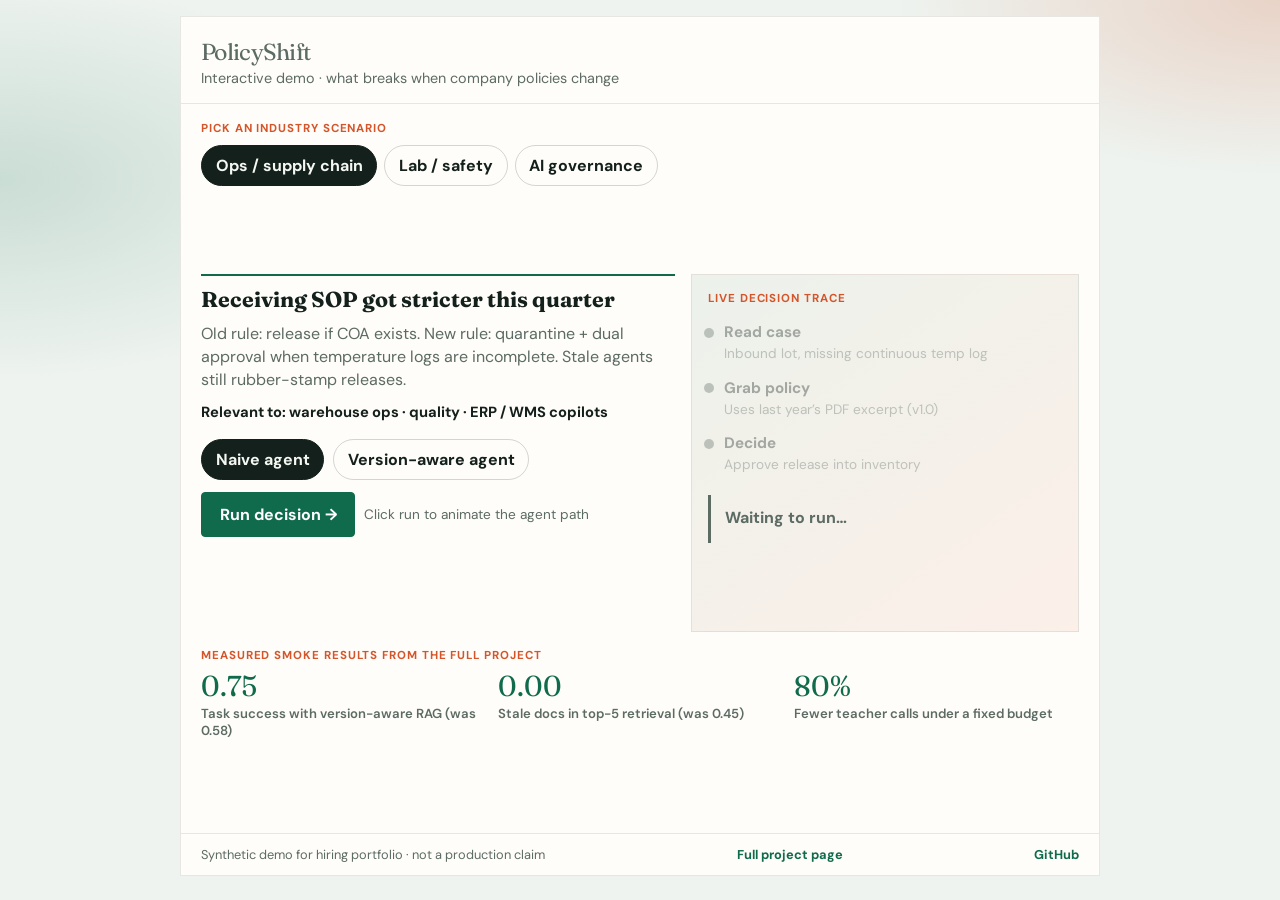
<file: apps/web/embed.html>
<!DOCTYPE html>
<html lang="en">
<head>
  <meta charset="UTF-8" />
  <meta name="viewport" content="width=device-width, initial-scale=1" />
  <title>PolicyShift Interactive Demo</title>
  <link rel="preconnect" href="https://fonts.googleapis.com" />
  <link rel="preconnect" href="https://fonts.gstatic.com" crossorigin />
  <link href="https://fonts.googleapis.com/css2?family=Fraunces:opsz,wght@9..144,600;700&family=DM+Sans:wght@400;500;600;700&display=swap" rel="stylesheet" />
  <style>
    :root {
      --ink: #14201c;
      --muted: #5c6b64;
      --accent: #0f6b4c;
      --hot: #d4552a;
      --bad: #b42318;
      --good: #0f6b4c;
      --bg: #eef3ef;
      --panel: #fffdf9;
      --font-d: "Fraunces", Georgia, serif;
      --font-b: "DM Sans", system-ui, sans-serif;
    }
    * { box-sizing: border-box; }
    html, body { margin: 0; height: 100%; }
    body {
      font-family: var(--font-b);
      color: var(--ink);
      background:
        radial-gradient(700px 320px at 100% 0%, rgba(212,85,42,.2), transparent 55%),
        radial-gradient(800px 400px at 0% 20%, rgba(15,107,76,.16), transparent 50%),
        var(--bg);
      padding: 1rem;
    }
    .widget {
      max-width: 920px;
      margin: 0 auto;
      background: var(--panel);
      border: 1px solid rgba(20,32,28,.1);
      min-height: calc(100% - 0.5rem);
      display: flex;
      flex-direction: column;
      overflow: hidden;
    }
    .top {
      padding: 1.1rem 1.25rem 0.85rem;
      border-bottom: 1px solid rgba(20,32,28,.1);
      display: flex;
      justify-content: space-between;
      gap: 1rem;
      align-items: baseline;
      flex-wrap: wrap;
    }
    .brand { font-family: var(--font-d); font-size: 1.45rem; margin: 0; letter-spacing: -.03em; }
    .tag { color: var(--muted); font-size: .9rem; margin: 0; }
    .body { padding: 1.1rem 1.25rem 1.35rem; flex: 1; display: grid; gap: 1rem; }
    .label { font-size: .72rem; letter-spacing: .08em; text-transform: uppercase; font-weight: 700; color: var(--hot); margin: 0 0 .45rem; }
    .tabs, .modes { display: flex; flex-wrap: wrap; gap: .45rem; }
    button {
      font: inherit; font-weight: 700; cursor: pointer;
      border: 1px solid rgba(20,32,28,.18);
      background: transparent; color: var(--ink);
      padding: .55rem .85rem; border-radius: 999px;
      transition: transform .15s ease, background .15s ease, color .15s ease;
    }
    button:hover { transform: translateY(-1px); }
    button.active { background: var(--ink); color: #f4f7f2; border-color: var(--ink); }
    button.primary { background: var(--accent); color: #fff; border-color: var(--accent); border-radius: 4px; padding: .7rem 1.1rem; }
    button.primary:disabled { opacity: .55; cursor: wait; }
    .grid { display: grid; grid-template-columns: 1.1fr .9fr; gap: 1rem; }
    @media (max-width: 720px) { .grid { grid-template-columns: 1fr; } }
    .card {
      border-top: 2px solid var(--accent);
      padding-top: .75rem;
    }
    h2 { font-family: var(--font-d); font-size: 1.35rem; margin: 0 0 .55rem; line-height: 1.15; }
    p { margin: 0 0 .65rem; color: var(--muted); line-height: 1.45; }
    .map { font-weight: 700; color: var(--ink); font-size: .92rem; }
    .stage {
      background: linear-gradient(145deg, rgba(15,107,76,.08), rgba(212,85,42,.08));
      border: 1px solid rgba(20,32,28,.08);
      padding: 1rem;
      min-height: 220px;
    }
    .step {
      display: flex; gap: .65rem; align-items: flex-start;
      padding: .45rem 0; opacity: .35; transform: translateX(-4px);
      transition: opacity .25s ease, transform .25s ease;
    }
    .step.on { opacity: 1; transform: none; }
    .step.done .dot { background: var(--good); }
    .step.fail .dot { background: var(--bad); }
    .dot {
      width: 10px; height: 10px; margin-top: .35rem; border-radius: 50%;
      background: var(--muted); flex: 0 0 auto;
    }
    .step strong { display: block; font-size: .95rem; color: var(--ink); }
    .step span { font-size: .85rem; color: var(--muted); }
    .result {
      margin-top: .85rem; padding: .75rem .85rem; font-weight: 700;
      border-left: 3px solid var(--muted); color: var(--muted);
      min-height: 3rem; transition: all .25s ease;
    }
    .result.bad { border-color: var(--bad); color: var(--bad); background: rgba(180,35,24,.06); }
    .result.good { border-color: var(--good); color: var(--good); background: rgba(15,107,76,.08); }
    .metrics {
      display: grid; grid-template-columns: repeat(3, 1fr); gap: .75rem;
      margin-top: .25rem;
    }
    @media (max-width: 560px) { .metrics { grid-template-columns: 1fr; } }
    .metric .v { font-family: var(--font-d); font-size: 1.8rem; color: var(--accent); line-height: 1; }
    .metric .l { font-size: .82rem; color: var(--muted); margin-top: .25rem; font-weight: 600; }
    .actions { display: flex; flex-wrap: wrap; gap: .55rem; align-items: center; }
    .hint { font-size: .85rem; color: var(--muted); }
    footer {
      padding: .75rem 1.25rem; border-top: 1px solid rgba(20,32,28,.1);
      font-size: .8rem; color: var(--muted);
      display: flex; justify-content: space-between; gap: .75rem; flex-wrap: wrap;
    }
    footer a { color: var(--accent); font-weight: 700; text-decoration: none; }
  </style>
</head>
<body>
  <div class="widget" id="ps-embed">
    <div class="top">
      <div>
        <p class="brand">PolicyShift</p>
        <p class="tag">Interactive demo · what breaks when company policies change</p>
      </div>
    </div>
    <div class="body">
      <div>
        <p class="label">Pick an industry scenario</p>
        <div class="tabs" id="tabs"></div>
      </div>

      <div class="grid">
        <div class="card">
          <h2 id="title">—</h2>
          <p id="body">—</p>
          <p class="map" id="map">—</p>
          <div class="actions" style="margin-top:1rem">
            <button type="button" class="mode-btn active" data-mode="naive" id="mode-naive">Naive agent</button>
            <button type="button" class="mode-btn" data-mode="aware" id="mode-aware">Version-aware agent</button>
          </div>
          <div class="actions" style="margin-top:.75rem">
            <button type="button" class="primary" id="run">Run decision →</button>
            <span class="hint" id="hint">Click run to animate the agent path</span>
          </div>
        </div>

        <div class="stage" aria-live="polite">
          <p class="label">Live decision trace</p>
          <div id="steps"></div>
          <div class="result" id="result">Waiting to run…</div>
        </div>
      </div>

      <div>
        <p class="label">Measured smoke results from the full project</p>
        <div class="metrics">
          <div class="metric"><div class="v">0.75</div><div class="l">Task success with version-aware RAG (was 0.58)</div></div>
          <div class="metric"><div class="v">0.00</div><div class="l">Stale docs in top-5 retrieval (was 0.45)</div></div>
          <div class="metric"><div class="v">80%</div><div class="l">Fewer teacher calls under a fixed budget</div></div>
        </div>
      </div>
    </div>
    <footer>
      <span>Synthetic demo for hiring portfolio · not a production claim</span>
      <a href="https://ishikanahar.github.io/policyshift/" target="_blank" rel="noreferrer">Full project page</a>
      <a href="https://github.com/ishikanahar/policyshift" target="_blank" rel="noreferrer">GitHub</a>
    </footer>
  </div>

  <script>
(function () {
  const SCENES = {
    ops: {
      name: "Ops / supply chain",
      title: "Receiving SOP got stricter this quarter",
      body: "Old rule: release if COA exists. New rule: quarantine + dual approval when temperature logs are incomplete. Stale agents still rubber-stamp releases.",
      map: "Relevant to: warehouse ops · quality · ERP / WMS copilots",
      naive: {
        steps: [
          ["Read case", "Inbound lot, missing continuous temp log"],
          ["Grab policy", "Uses last year’s PDF excerpt (v1.0)"],
          ["Decide", "Approve release into inventory"],
        ],
        result: "FAIL · unsafe release against current SOP",
        good: false,
      },
      aware: {
        steps: [
          ["Read case", "Inbound lot, missing continuous temp log"],
          ["Resolve version", "Selects policy effective at event time (v2.0)"],
          ["Decide", "Quarantine + request dual approval"],
        ],
        result: "PASS · held safely under current SOP",
        good: true,
      },
    },
    lab: {
      name: "Lab / safety",
      title: "Instrument access rules changed overnight",
      body: "Calibration windows and after-hours approvals shifted. A stale agent books an instrument outside the allowed window.",
      map: "Relevant to: EHS · lab ops · regulated R&D",
      naive: {
        steps: [
          ["Read case", "After-hours HPLC request"],
          ["Grab policy", "Old access matrix without new gate"],
          ["Decide", "Auto-approve reservation"],
        ],
        result: "FAIL · safety / access violation",
        good: false,
      },
      aware: {
        steps: [
          ["Read case", "After-hours HPLC request"],
          ["Resolve version", "Loads active lab policy + calibration check"],
          ["Decide", "Require supervisor approval"],
        ],
        result: "PASS · blocked until approval",
        good: true,
      },
    },
    ai: {
      name: "AI governance",
      title: "Approved-model list was updated",
      body: "External API vendors got restricted. Yesterday’s agent still calls a banned model endpoint.",
      map: "Relevant to: AI platform · security · GRC",
      naive: {
        steps: [
          ["Read case", "Summarize sensitive customer notes"],
          ["Grab policy", "Cached ‘any approved LLM’ guidance"],
          ["Decide", "Call external vendor API"],
        ],
        result: "FAIL · compliance incident",
        good: false,
      },
      aware: {
        steps: [
          ["Read case", "Summarize sensitive customer notes"],
          ["Resolve version", "Checks current approved-model + retention rules"],
          ["Decide", "Route to internal model + human review"],
        ],
        result: "PASS · policy-aligned path",
        good: true,
      },
    },
  };

  let sceneKey = "ops";
  let mode = "naive";
  let running = false;
  let timers = [];

  const tabs = document.getElementById("tabs");
  const title = document.getElementById("title");
  const body = document.getElementById("body");
  const map = document.getElementById("map");
  const stepsEl = document.getElementById("steps");
  const resultEl = document.getElementById("result");
  const runBtn = document.getElementById("run");
  const hint = document.getElementById("hint");

  function clearTimers() {
    timers.forEach(clearTimeout);
    timers = [];
  }

  function renderTabs() {
    tabs.innerHTML = "";
    Object.keys(SCENES).forEach((key) => {
      const b = document.createElement("button");
      b.type = "button";
      b.textContent = SCENES[key].name;
      b.className = key === sceneKey ? "active" : "";
      b.addEventListener("click", (e) => {
        e.preventDefault();
        e.stopPropagation();
        sceneKey = key;
        renderTabs();
        renderCopy();
        resetStage();
      });
      tabs.appendChild(b);
    });
  }

  function renderCopy() {
    const s = SCENES[sceneKey];
    title.textContent = s.title;
    body.textContent = s.body;
    map.textContent = s.map;
  }

  function resetStage() {
    clearTimers();
    running = false;
    runBtn.disabled = false;
    hint.textContent = "Click run to animate the agent path";
    const path = SCENES[sceneKey][mode];
    stepsEl.innerHTML = path.steps
      .map(
        ([a, b], i) =>
          `<div class="step" data-i="${i}"><div class="dot"></div><div><strong>${a}</strong><span>${b}</span></div></div>`
      )
      .join("");
    resultEl.className = "result";
    resultEl.textContent = "Waiting to run…";
  }

  function setMode(next) {
    mode = next;
    document.querySelectorAll(".mode-btn").forEach((b) => {
      b.classList.toggle("active", b.dataset.mode === mode);
    });
    resetStage();
  }

  function run() {
    if (running) return;
    running = true;
    runBtn.disabled = true;
    hint.textContent = "Running…";
    const path = SCENES[sceneKey][mode];
    const nodes = [...stepsEl.querySelectorAll(".step")];
    nodes.forEach((n) => n.classList.remove("on", "done", "fail"));
    resultEl.className = "result";
    resultEl.textContent = "Tracing decision…";

    path.steps.forEach((_, i) => {
      timers.push(
        setTimeout(() => {
          nodes.forEach((n, j) => {
            if (j <= i) n.classList.add("on");
          });
          nodes[i].classList.add(path.good ? "done" : i === path.steps.length - 1 ? "fail" : "done");
        }, 450 + i * 550)
      );
    });

    timers.push(
      setTimeout(() => {
        resultEl.textContent = path.result;
        resultEl.className = "result " + (path.good ? "good" : "bad");
        running = false;
        runBtn.disabled = false;
        hint.textContent = path.good
          ? "Version-aware path held the line."
          : "Naive path used a stale rule — this is the bug companies ship by accident.";
      }, 450 + path.steps.length * 550)
    );
  }

  // Event delegation — reliable even inside iframes
  document.getElementById("ps-embed").addEventListener("click", (e) => {
    const modeBtn = e.target.closest(".mode-btn");
    if (modeBtn) {
      e.preventDefault();
      setMode(modeBtn.dataset.mode);
      return;
    }
    if (e.target.id === "run" || e.target.closest("#run")) {
      e.preventDefault();
      run();
    }
  });

  renderTabs();
  renderCopy();
  resetStage();
})();
  </script>
</body>
</html>
</file>
